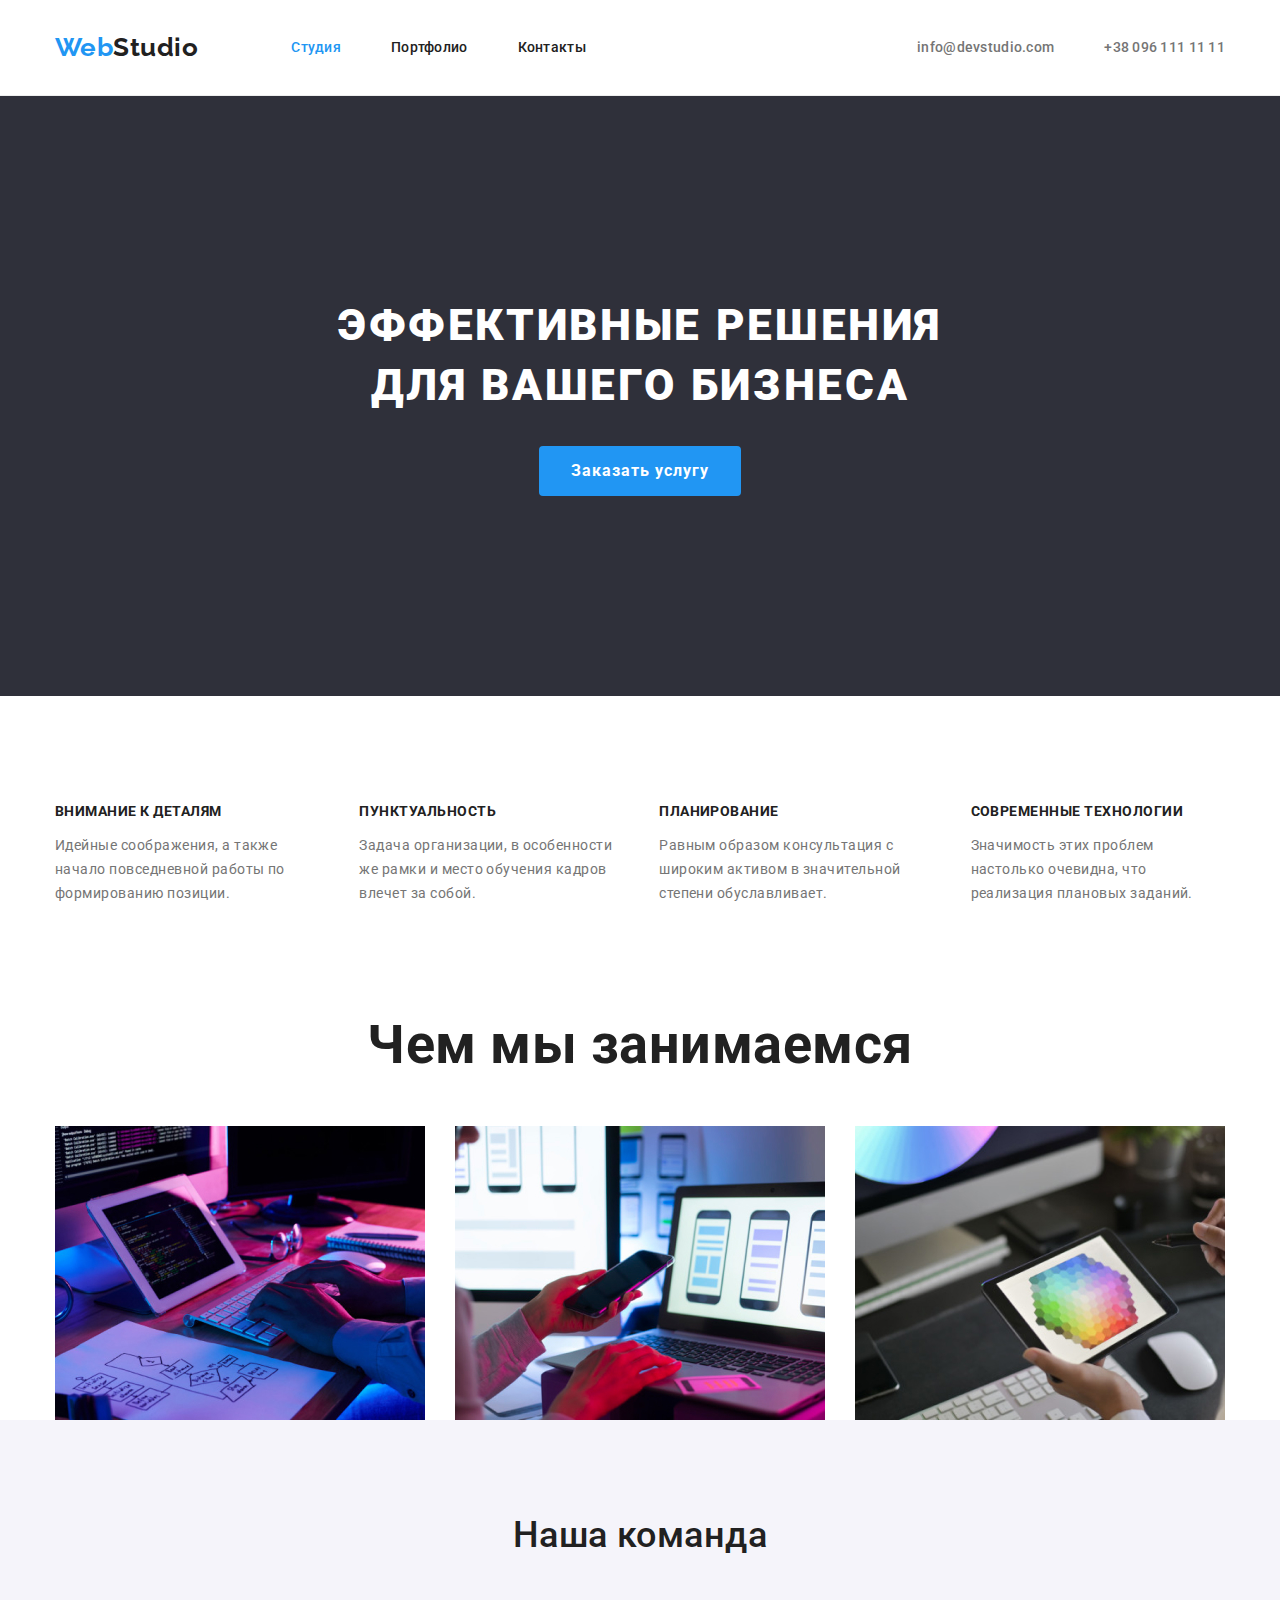
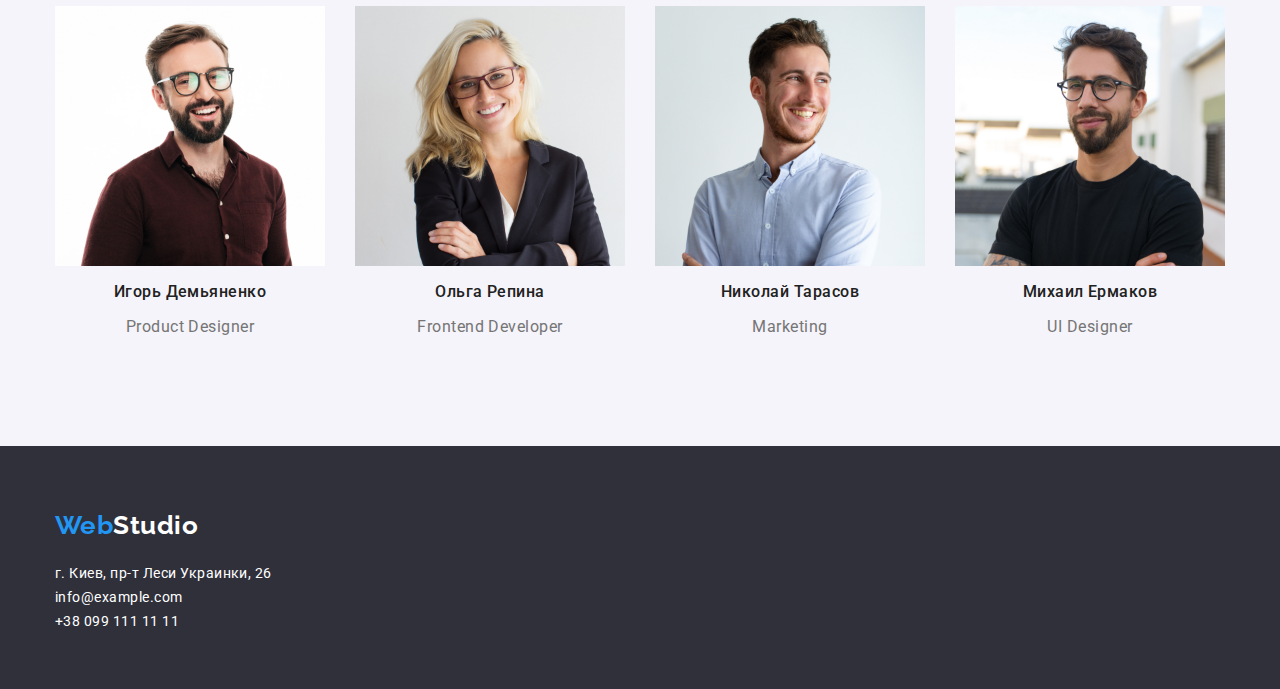
<file: index.html>
<!DOCTYPE html>
<html lang="en">
  <head>
    <meta charset="UTF-8" />
    <meta name="viewport" content="width=device-width, initial-scale=1.0" />
    <title>Студия</title>
    <link
      href="https://fonts.googleapis.com/css2?family=Raleway:wght@700&family=Roboto:wght@400;500;700;900&display=swap"
      rel="stylesheet"
    />
    <link
      rel="stylesheet"
      href="https://cdnjs.cloudflare.com/ajax/libs/modern-normalize/1.0.0/modern-normalize.min.css"
    />
    <link rel="stylesheet" href="./css/styles.css" />
  </head>
  <body>
    <header class="header">
      <div class="container flexbox">
        <nav class="nav-menu flexbox">
          <a href="./index.html" class="link logo"
            ><span class="accent-text">Web</span
            ><span class="title-text">Studio</span>
          </a>
          <ul class="list text-nav nav-list">
            <li class="nav-item">
              <a href="./index.html" class="link current-link">Студия</a>
            </li>
            <li class="nav-item">
              <a href="./portfolio.html" class="link">Портфолио</a>
            </li>
            <li class="nav-item"><a href="#" class="link">Контакты</a></li>
          </ul>
        </nav>

        <ul class="list links-header flexbox">
          <li class="mail">
            <a href="mailto:info@devstudio.com" class="link"
              >info@devstudio.com</a
            >
          </li>
          <li>
            <a href="tel:+380961111111" class="link">+38 096 111 11 11</a>
          </li>
        </ul>
      </div>
    </header>

    <main>
      <!-- Герой -->
      <section class="section-hero">
        <div class="container">
          <h1 class="text-hero">
            Эффективные решения <br />
            для вашего бизнеса
          </h1>
          <button type="button" class="button-hero">Заказать услугу</button>
        </div>
      </section>

      <div class="container">
        <!-- Особенности -->
        <section class="features section">
          <h2 class="is-hidden">Особенности</h2>
          <ul class="list flexbox">
            <li class="item section">
              <h3 class="title-text">Внимание к деталям</h3>
              <p class="paragraf">
                Идейные соображения, а также начало повседневной работы по
                формированию позиции.
              </p>
            </li>
            <li class="item section">
              <h3 class="title-text">Пунктуальность</h3>
              <p class="paragraf">
                Задача организации, в особенности же рамки и место обучения
                кадров влечет за собой.
              </p>
            </li>
            <li class="item section">
              <h3 class="title-text">Планирование</h3>
              <p class="paragraf">
                Равным образом консультация с широким активом в значительной
                степени обуславливает.
              </p>
            </li>
            <li class="item section">
              <h3 class="title-text">Современные технологии</h3>
              <p class="paragraf">
                Значимость этих проблем настолько очевидна, что реализация
                плановых заданий.
              </p>
            </li>
          </ul>
        </section>

        <!-- Чем мы занимаемся -->
        <section class="our-work section">
          <h2 class="title-text">Чем мы занимаемся</h2>
          <ul class="list flexbox">
            <li class="item">
              <img src="./images/img1.jpg" alt="Пишем код" />
            </li>
            <li class="item">
              <img
                src="./images/img2.jpg"
                alt="Разрабатываем приложения для телефона"
              />
            </li>
            <li class="item">
              <img src="./images/img3.jpg" alt="Создаем дизайн" />
            </li>
          </ul>
        </section>
      </div>

      <!-- Наша команда -->
      <section class="our-team section">
        <div class="container">
          <h2 class="title">Наша команда</h2>
          <ul class="list flexbox">
            <li class="item">
              <img
                src="./images/игорь_демьяненко.jpg"
                alt="Игорь Демьяненко"
                width="270"
              />
              <h3 class="title-text">Игорь Демьяненко</h3>
              <p class="paragraf">Product Designer</p>
            </li>
            <li class="item">
              <img
                src="./images/ольга_репина.jpg"
                alt="Ольга Репина"
                width="270"
              />
              <h3 class="title-text">Ольга Репина</h3>
              <p class="paragraf">Frontend Developer</p>
            </li>
            <li class="item">
              <img
                src="./images/николай_тарасов.jpg"
                alt="Николай Тарасов"
                width="270"
              />
              <h3 class="title-text">Николай Тарасов</h3>
              <p class="paragraf">Marketing</p>
            </li>
            <li class="item">
              <img
                src="./images/михаил_ермаков.jpg"
                alt="Михаил Ермаков"
                width="270"
              />
              <h3 class="title-text">Михаил Ермаков</h3>
              <p class="paragraf">UI Designer</p>
            </li>
          </ul>
        </div>
      </section>
    </main>

    <footer class="section-footer">
      <div class="container">
        <a href="./index.html" class="logo"
          ><span class="accent-text">Web</span
          ><span class="logo-footer">Studio</span></a
        >
        <address class="address-footer">
          г. Киев, пр-т Леси Украинки, 26
        </address>

        <!-- Контакты -->
        <ul class="list links-footer">
          <li>
            <a href="mailto:info@example.com" class="link">info@example.com</a>
          </li>
          <li>
            <a href="tel:+380991111111" class="link">+38 099 111 11 11</a>
          </li>
        </ul>
      </div>
    </footer>
  </body>
</html>
</file>
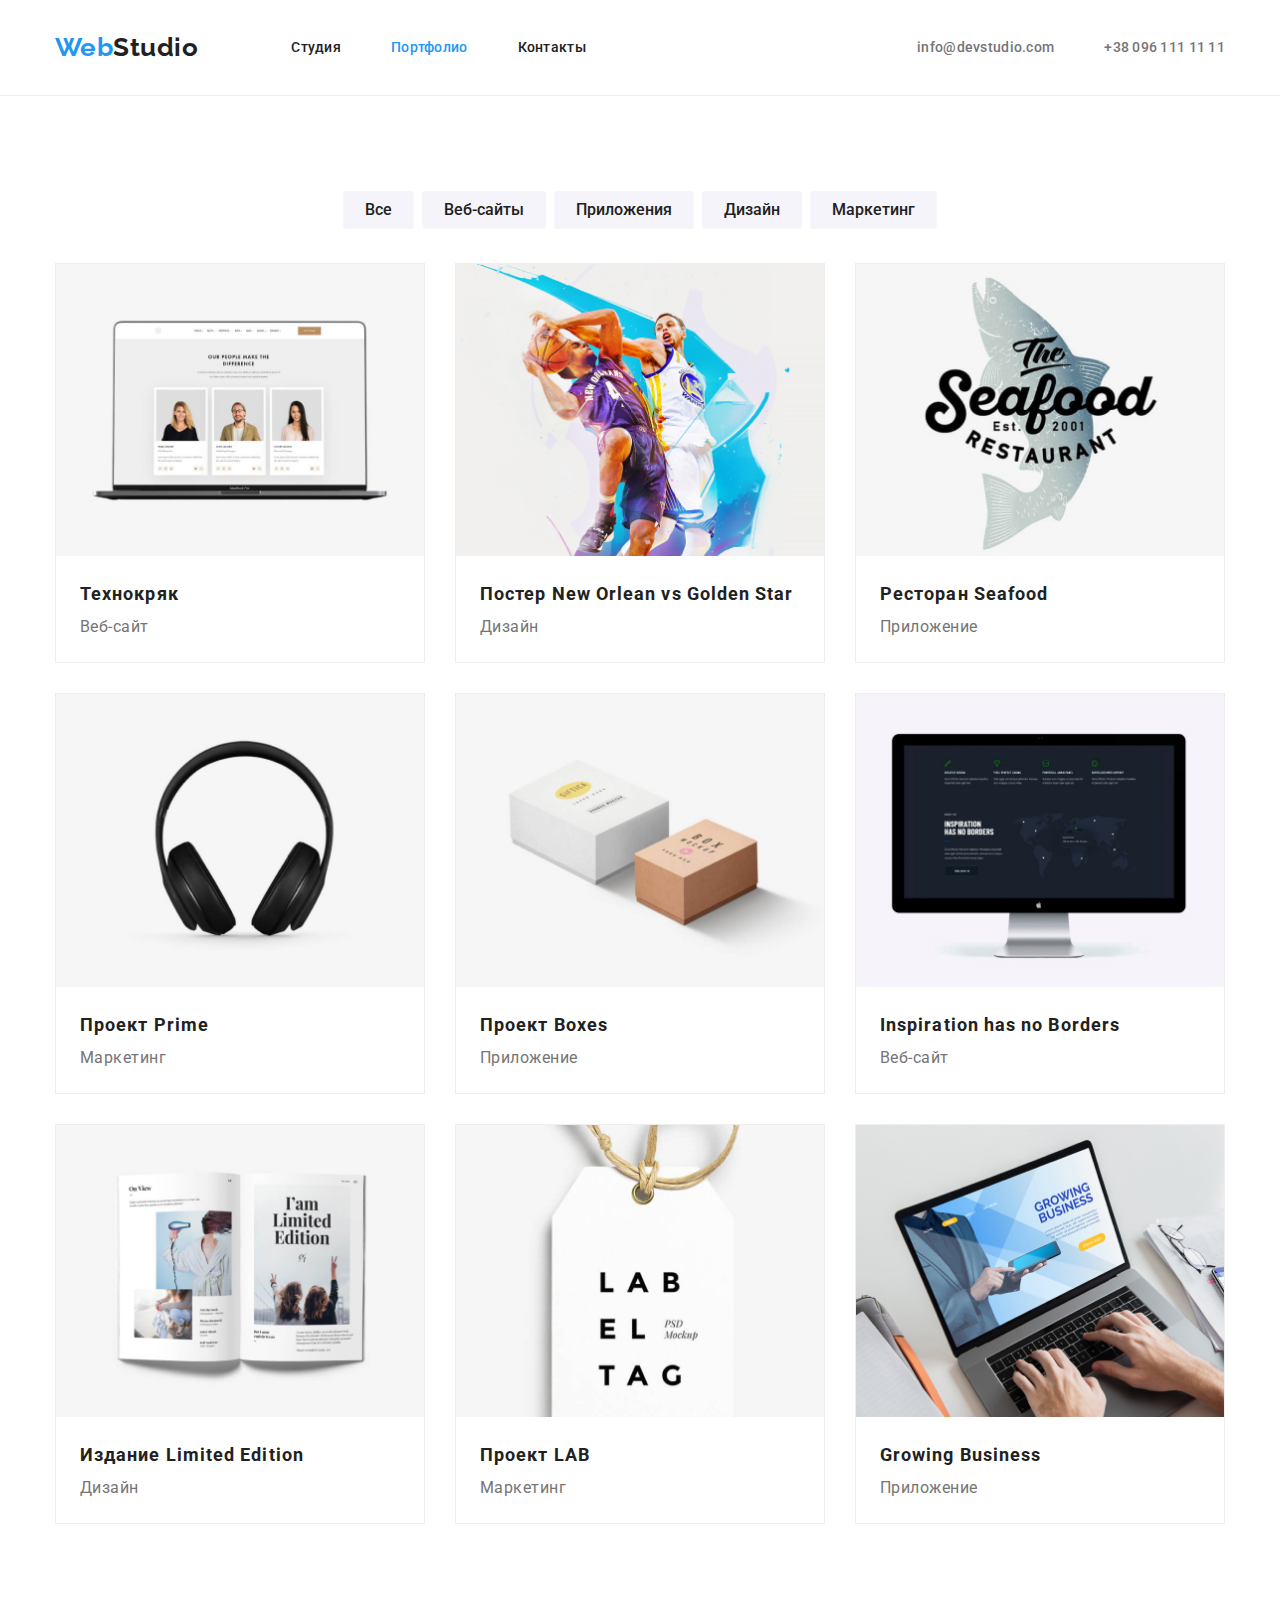
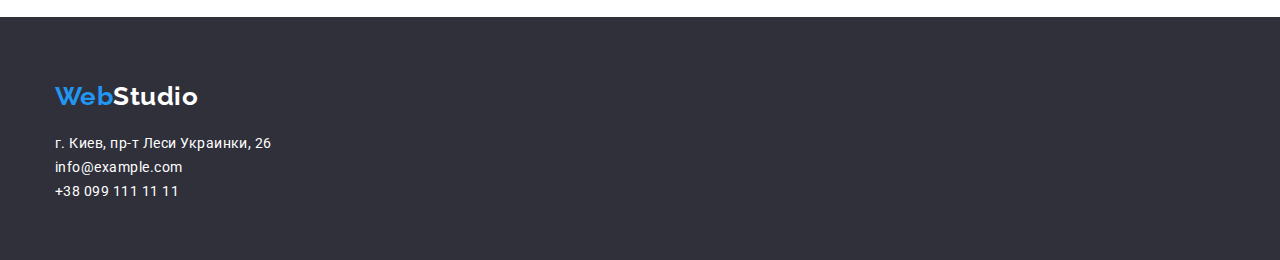
<file: portfolio.html>
<!DOCTYPE html>
<html lang="en">
  <head>
    <meta charset="UTF-8" />
    <meta name="viewport" content="width=device-width, initial-scale=1.0" />
    <title>Портфолио</title>

    <link
      href="https://fonts.googleapis.com/css2?family=Raleway:wght@700&family=Roboto:wght@400;500;700;900&display=swap"
      rel="stylesheet"
    />
    <link
      rel="stylesheet"
      href="https://cdnjs.cloudflare.com/ajax/libs/modern-normalize/1.0.0/modern-normalize.min.css"
    />
    <link rel="stylesheet" href="./css/styles.css" />
  </head>

  <body>
    <header class="header">
      <div class="container flexbox">
        <nav class="nav-menu flexbox">
          <a href="./index.html" class="link logo"
            ><span class="accent-text">Web</span
            ><span class="title-text">Studio</span>
          </a>
          <ul class="list text-nav nav-list">
            <li class="nav-item">
              <a href="./index.html" class="link">Студия</a>
            </li>
            <li class="nav-item">
              <a href="#" class="link current-link">Портфолио</a>
            </li>
            <li class="nav-item"><a href="#" class="link">Контакты</a></li>
          </ul>
        </nav>

        <ul class="list links-header flexbox">
          <li class="mail">
            <a href="mailto:info@devstudio.com" class="link"
              >info@devstudio.com</a
            >
          </li>
          <li>
            <a href="tel:+380961111111" class="link">+38 096 111 11 11</a>
          </li>
        </ul>
      </div>
    </header>

    <main>
      <section class="section-portfolio">
        <div class="container portfolio">
          <h1 class="title-text is-hidden">Наши работы</h1>

          <!-- Фильтры -->
          <div class="filters">
            <ul class="list list-button flexbox">
              <li class="item">
                <button type="button" class="button">Все</button>
              </li>
              <li class="item">
                <button type="button" class="button">Веб-сайты</button>
              </li>
              <li class="item">
                <button type="button" class="button">Приложения</button>
              </li>
              <li class="item">
                <button type="button" class="button">Дизайн</button>
              </li>
              <li class="item">
                <button type="button" class="button">Маркетинг</button>
              </li>
            </ul>
          </div>

          <!-- Галерея -->
          <div class="cards">
            <ul class="list gallery flexbox">
              <li class="item">
                <img src="./images/Технокряк.jpg" alt="Технокряк" />
                <div class="text-card">
                  <h2 class="title-text">Технокряк</h2>
                  <p class="paragraf">Веб-сайт</p>
                </div>
              </li>
              <li class="item">
                <img
                  src="./images/постер_баскетболисты.jpg"
                  alt="Постер New Orlean vs Golden Star"
                />
                <div class="text-card">
                  <h2 class="title-text">Постер New Orlean vs Golden Star</h2>
                  <p class="paragraf">Дизайн</p>
                </div>
              </li>
              <li class="item">
                <img src="./images/ресторан-рыба.jpg" alt="Ресторан Seafood" />
                <div class="text-card">
                  <h2 class="title-text">Ресторан Seafood</h2>
                  <p class="paragraf">Приложение</p>
                </div>
              </li>
              <li class="item">
                <img src="./images/наушники.jpg" alt="Проект Prime" />
                <div class="text-card">
                  <h2 class="title-text">Проект Prime</h2>
                  <p class="paragraf">Маркетинг</p>
                </div>
              </li>
              <li class="item">
                <img src="./images/коробочки.jpg" alt="Проект Boxes" />
                <div class="text-card">
                  <h2 class="title-text">Проект Boxes</h2>
                  <p class="paragraf">Приложение</p>
                </div>
              </li>
              <li class="item">
                <img
                  src="./images/монитор.jpg"
                  alt="Inspiration has no Borders"
                />
                <div class="text-card">
                  <h2 class="title-text">Inspiration has no Borders</h2>
                  <p class="paragraf">Веб-сайт</p>
                </div>
              </li>
              <li class="item">
                <img src="./images/брошюра.jpg" alt="Издание Limited Edition" />
                <div class="text-card">
                  <h2 class="title-text">Издание Limited Edition</h2>
                  <p class="paragraf">Дизайн</p>
                </div>
              </li>
              <li class="item">
                <img src="./images/бирка.jpg" alt="Проект LAB" />
                <div class="text-card">
                  <h2 class="title-text">Проект LAB</h2>
                  <p class="paragraf">Маркетинг</p>
                </div>
              </li>
              <li class="item">
                <img src="./images/ноутбук.jpg" alt="Growing Business" />
                <div class="text-card">
                  <h2 class="title-text">Growing Business</h2>
                  <p class="paragraf">Приложение</p>
                </div>
              </li>
            </ul>
          </div>
        </div>
      </section>
    </main>

    <footer class="section-footer">
      <div class="container">
        <a href="./index.html" class="logo"
          ><span class="accent-text">Web</span
          ><span class="logo-footer">Studio</span>
        </a>
        <address class="address-footer">
          г. Киев, пр-т Леси Украинки, 26
        </address>

        <!-- Контакты -->
        <ul class="list links-footer">
          <li>
            <a href="mailto:info@example.com" class="link">info@example.com</a>
          </li>
          <li>
            <a href="tel:+380991111111" class="link">+38 099 111 11 11</a>
          </li>
        </ul>
      </div>
    </footer>
  </body>
</html>
</file>
<file: css/styles.css>
html {
  box-sizing: border-box;
}

:root {
  --text-color: #757575;
  --main-color: #ffffff;
  --title-color: #212121;
  --secondary-color: #2f303a;
  --accent-color: #2196f3;
  --background-color: #f5f4fa;
}

/* Ширина контейнера всей страницы 1170px + по 15рх с обеих сторон (паддинг страницы) = 1200рх*/
/* поставить свойство outline: 2рх solid grey в каждый блок, чтобы при верстке визуально можно было определить правильно ли я делаю отступы, эта рамка не входит в геометрию. */

/* ОФОРМЛЕНИЕ ГЕОМЕТРИИ СТРАНИЦ */
.container {
  width: 1200px;
  margin-left: auto;
  margin-right: auto;
  padding-left: 15px;
  padding-right: 15px;
  /* outline: 1px solid green; */
}

/* список навигации */
.nav-list {
  display: flex;
}

.nav-item:not(:last-child) {
  margin-right: 50px;
}

.header .logo {
  margin-right: 93px;
}

.flexbox {
  display: flex;
}

.header .flexbox {
  align-items: center;
  justify-content: flex-end;
}

.nav-menu {
  margin-right: auto;
}

.header .link {
  padding-top: 32px;
  padding-bottom: 32px;
}

.header .mail {
  margin-right: 50px;
}

/* .section {
  outline: 1px solid green;
} */

.section-hero .container {
  padding-top: 200px;
  padding-bottom: 200px;
  text-align: center;
}

.section-hero .text-hero {
  margin-bottom: 30px;
}

.is-hidden {
  display: none;
}

.features .item:not(:last-child) {
  margin-right: 30px;
}

.features,
.our-work {
  padding-top: 94px;
}

.our-work .title-text {
  margin-top: 0px;
  margin-bottom: 0px;
}

.our-work .list {
  margin-top: 50px;
}

.our-work .item:not(:last-child) {
  margin-right: 30px;
}

.our-team .item {
  width: calc((100%-30px * 3) / 4);
}

.our-team .item:not(:last-child) {
  margin-right: 30px;
}

.our-team .title {
  margin: 0;
}

.our-team {
  padding-top: 94px;
  padding-bottom: 94px;
  background-color: var(--background-color);
}

.our-team .list {
  margin-top: 50px;
}

.section-footer .container {
  padding-top: 64px;
  padding-bottom: 56px;
}

.section-footer .address-footer {
  margin-top: 20px;
}

/* стр. Портфолио */
.gallery {
  flex-wrap: wrap;
}

.portfolio .title-text {
  margin-top: 0px;
}

.portfolio {
  padding-top: 95px;
  padding-bottom: 93px;
}

.header {
  border-bottom: 1px solid #eeeeee;
}

.portfolio .list-button {
  justify-content: center;
}

.filters .item:not(:last-child) {
  margin-right: 8px;
}

.filters .button {
  border: none;
  border-radius: 4px;
  padding: 6px 22px;
}

.cards {
  margin-top: 34px;
}

.cards .item {
  width: calc((100% - 30px * 2) / 3);
  margin-right: 30px;
  margin-bottom: 30px;
  border: 1px solid #eeeeee;
}

.cards .item:nth-child(3n) {
  margin-right: 0px;
}

.cards .item:nth-last-child(-n + 3) {
  margin-bottom: 0px;
}

.cards .text-card {
  padding: 20px 24px;
}

.cards .paragraf,
.cards .title-text {
  margin: 0px;
}

img {
  display: block;
  max-width: 100%;
  height: auto;
}

/* ОФОРМЛЕНИЕ ТЕКСТА */

body {
  color: var(--text-color);
  background-color: var(--main-color);
  font-family: Roboto, sans-serif;
  letter-spacing: 0.03em;
}

/*  */
.list {
  list-style: none;
  margin: 0;
  padding: 0;
}

button {
  font-family: inherit;
}

a {
  text-decoration: none;
}

.text-hero,
.logo-footer,
.address-footer,
.links-footer .link {
  color: var(--main-color);
}

.section-hero,
.section-footer {
  background-color: var(--secondary-color);
}

.accent-text {
  color: var(--accent-color);
}

.text-nav .link,
.title-text {
  color: var(--title-color);
}

.links-header .link {
  color: var(--text-color);
}

/* все интерактивные элементы */
.text-nav .link:hover,
.text-nav .link:focus,
.links-header .link:hover,
.links-header .link:focus,
.links-footer :hover,
.links-footer :focus {
  color: var(--accent-color);
}

.nav-menu .current-link {
  color: var(--accent-color);
}

.logo {
  font-family: Raleway, sans-serif;
  font-weight: bold;
  font-size: 26px;
  line-height: 1.2;
}

/* все кнопки на стр. Студио и Портфолио */
.section-hero .button-hero {
  border: none;
  border-radius: 4px;
  padding: 10px 32px;
}

/* кнопка на стр. Студио */
.button-hero {
  color: var(--main-color);
  background-color: var(--accent-color);
  font-weight: bold;
  font-size: 16px;
  line-height: 1.88;
  text-align: center;
  letter-spacing: 0.06em;
}

/* Кнопки фильтры на стр. Портфолио */
.button {
  color: var(--title-color);
  background-color: var(--background-color);
  font-weight: 500;
  font-size: 16px;
  line-height: 1.62;
  text-align: center;
}

/* кнопки на стр. Портфолио */
.button:hover,
.button:focus {
  color: var(--main-color);
  background-color: var(--accent-color);
}

.text-nav .link,
.links-header .link {
  font-weight: 500;
  font-size: 14px;
  line-height: 1.14;
  letter-spacing: 0.02em;
}

.text-hero {
  font-weight: 900;
  font-size: 44px;
  line-height: 1.36;
  text-align: center;
  letter-spacing: 0.06em;
  text-transform: uppercase;
  /* сбросила отступ между шапкой и героем */
  margin-top: 0;
}

.features .title-text {
  font-weight: bold;
  font-size: 14px;
  line-height: 1.14;
  text-transform: uppercase;
}

.features .paragraf,
.address-footer,
.links-footer {
  font-style: normal;
  font-weight: normal;
  font-size: 14px;
  line-height: 1.71;
}

/* страница Студия */
.our-work,
.our-team {
  font-weight: bold;
  font-size: 36px;
  line-height: 1.16;
  text-align: center;
}

.our-team .title {
  font-weight: 500;
  font-size: 36px;
  line-height: 1.17;
  text-align: center;
  color: var(--title-color);
}

.our-team .paragraf {
  font-weight: normal;
  font-size: 16px;
  line-height: 1.19;
  text-align: center;
}

.our-team .title-text {
  font-style: normal;
  font-weight: 500;
  font-size: 16px;
  line-height: 1.19;
  text-align: center;
}

/* страница Портфолио */
.gallery .title-text {
  font-weight: bold;
  font-size: 18px;
  line-height: 2;
  letter-spacing: 0.06em;
}

.gallery .paragraf {
  font-style: normal;
  font-weight: normal;
  font-size: 16px;
  line-height: 1.87;
}
</file>
